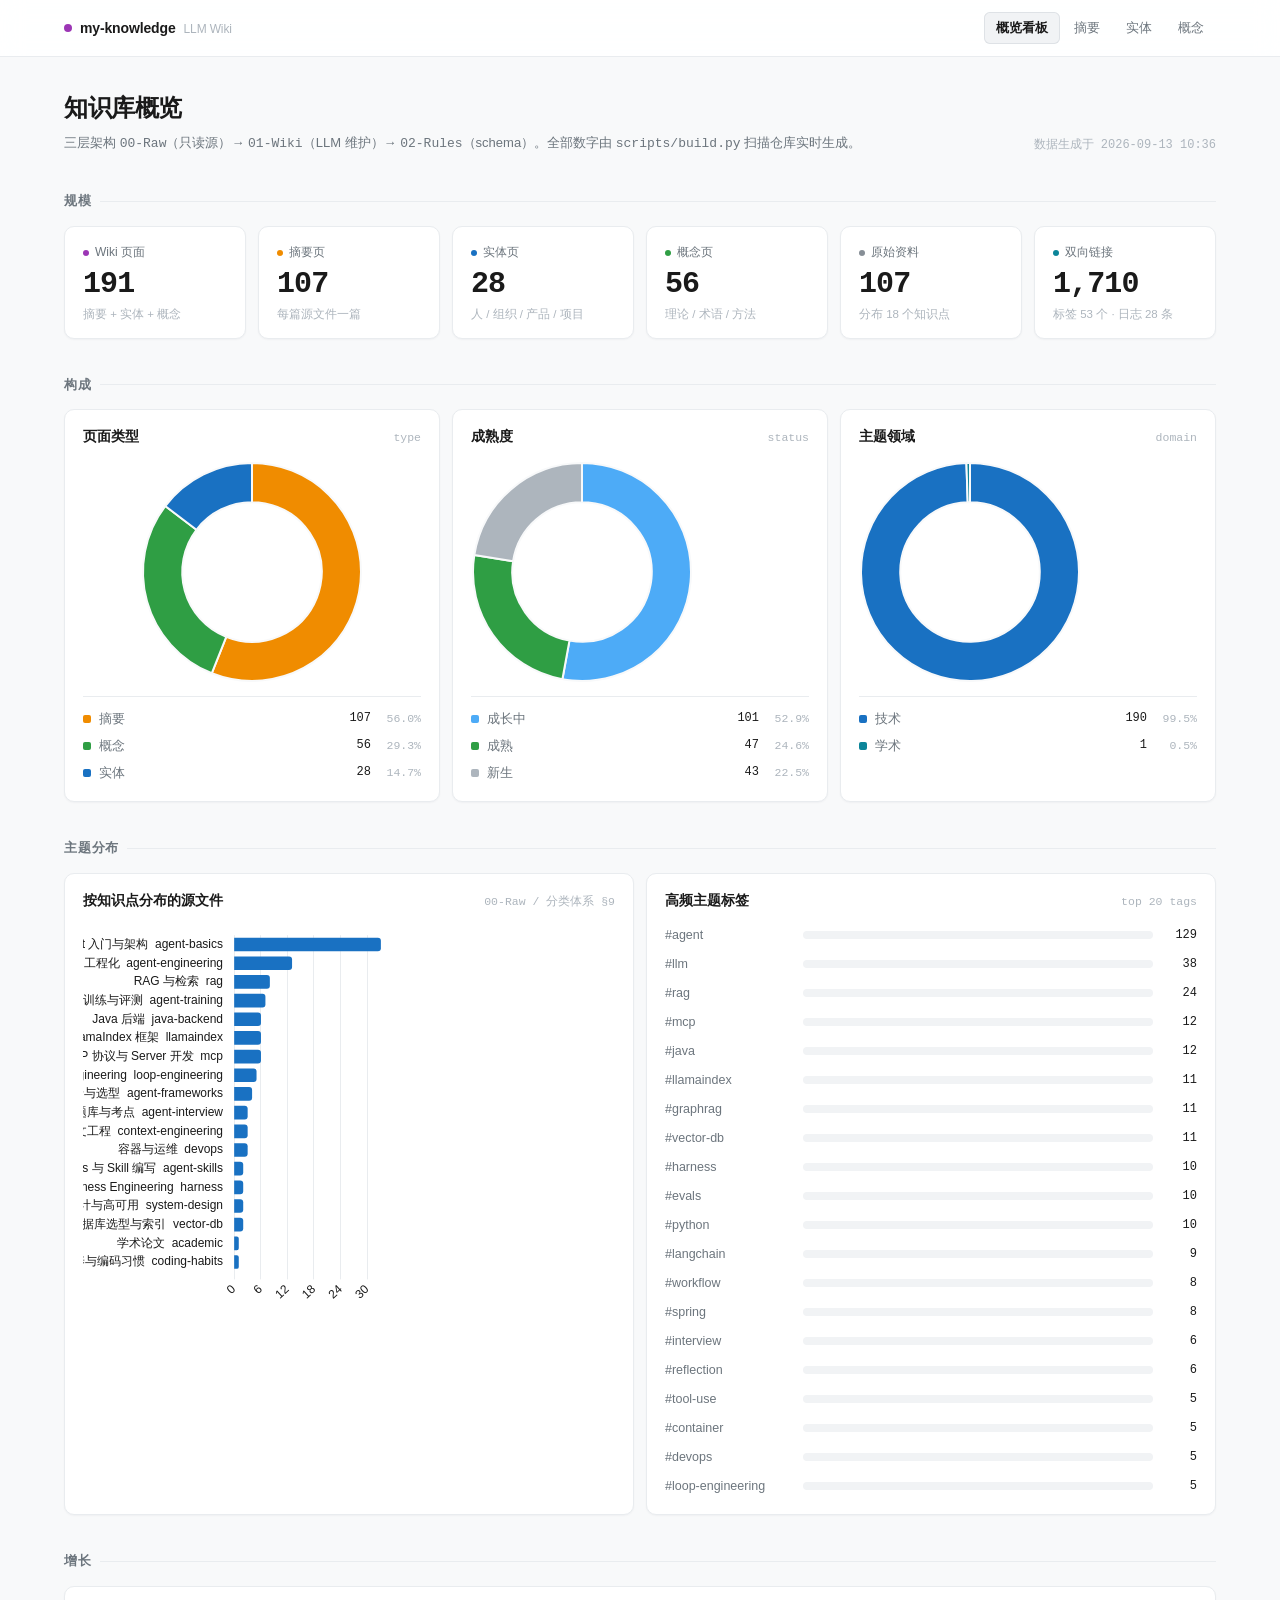
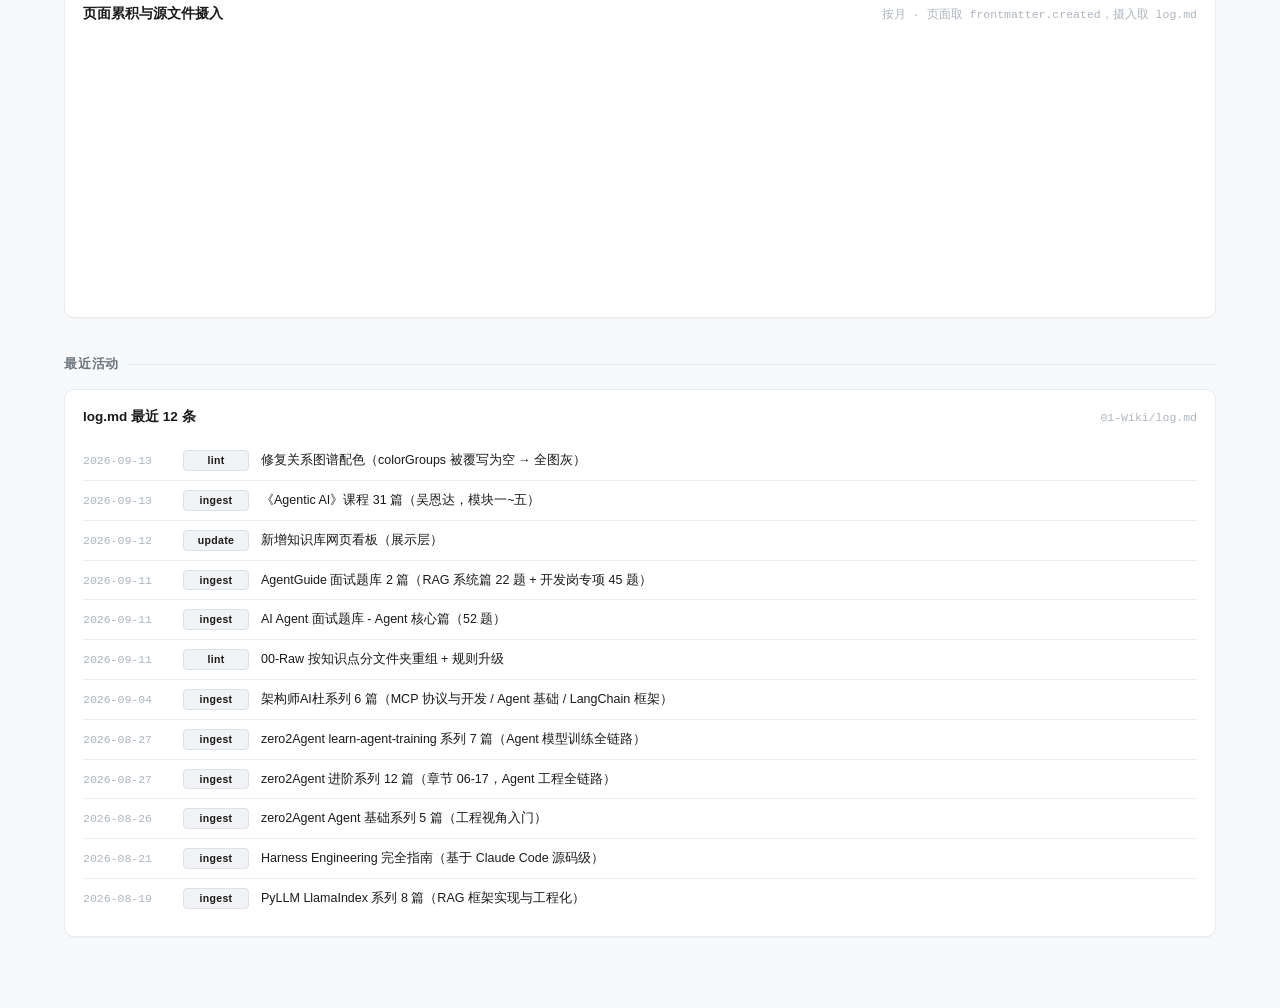
<file: index.html>
<!DOCTYPE html>
<html lang="zh-CN">
<head>
<meta charset="UTF-8">
<meta name="viewport" content="width=device-width, initial-scale=1">
<title>概览看板 · my-knowledge</title>
<meta name="description" content="my-knowledge LLM Wiki 知识库数据看板：页面规模、构成分布、主题分布与增长曲线。">
<link rel="stylesheet" href="assets/style.css">
</head>
<body data-page="dashboard">

<script>window.SITE_ROOT = "";</script>
<header id="site-nav"></header>
<script src="assets/nav.js"></script>

<main class="wrap" id="main">

  <div class="page-head">
    <div>
      <h1>知识库概览</h1>
      <p>三层架构 <code>00-Raw</code>（只读源）→ <code>01-Wiki</code>（LLM 维护）→ <code>02-Rules</code>（schema）。全部数字由 <code>scripts/build.py</code> 扫描仓库实时生成。</p>
    </div>
    <span class="page-head__meta" id="generated-at"></span>
  </div>

  <section class="section">
    <h2 class="section__title">规模</h2>
    <div class="stat-grid" id="stats">
      <div class="skeleton"></div><div class="skeleton"></div><div class="skeleton"></div>
      <div class="skeleton"></div><div class="skeleton"></div><div class="skeleton"></div>
    </div>
  </section>

  <section class="section">
    <h2 class="section__title">构成</h2>
    <div class="chart-grid chart-grid--3">

      <div class="panel">
        <div class="panel__head">
          <span class="panel__title">页面类型</span>
          <span class="panel__note">type</span>
        </div>
        <div class="panel__canvas"><canvas id="chart-type"></canvas></div>
        <div class="legend" id="legend-type"></div>
      </div>

      <div class="panel">
        <div class="panel__head">
          <span class="panel__title">成熟度</span>
          <span class="panel__note">status</span>
        </div>
        <div class="panel__canvas"><canvas id="chart-status"></canvas></div>
        <div class="legend" id="legend-status"></div>
      </div>

      <div class="panel">
        <div class="panel__head">
          <span class="panel__title">主题领域</span>
          <span class="panel__note">domain</span>
        </div>
        <div class="panel__canvas"><canvas id="chart-domain"></canvas></div>
        <div class="legend" id="legend-domain"></div>
      </div>

    </div>
  </section>

  <section class="section">
    <h2 class="section__title">主题分布</h2>
    <div class="chart-grid chart-grid--2">

      <div class="panel">
        <div class="panel__head">
          <span class="panel__title">按知识点分布的源文件</span>
          <span class="panel__note">00-Raw / 分类体系 §9</span>
        </div>
        <div class="panel__canvas panel__canvas--tall"><canvas id="chart-kp"></canvas></div>
      </div>

      <div class="panel">
        <div class="panel__head">
          <span class="panel__title">高频主题标签</span>
          <span class="panel__note">top 20 tags</span>
        </div>
        <div class="bars" id="top-tags"></div>
      </div>

    </div>
  </section>

  <section class="section">
    <h2 class="section__title">增长</h2>
    <div class="panel">
      <div class="panel__head">
        <span class="panel__title">页面累积与源文件摄入</span>
        <span class="panel__note">按月 · 页面取 frontmatter.created，摄入取 log.md</span>
      </div>
      <div class="panel__canvas panel__canvas--wide"><canvas id="chart-growth"></canvas></div>
    </div>
  </section>

  <section class="section">
    <h2 class="section__title">最近活动</h2>
    <div class="panel">
      <div class="panel__head">
        <span class="panel__title">log.md 最近 12 条</span>
        <span class="panel__note">01-Wiki/log.md</span>
      </div>
      <div class="timeline" id="activity"></div>
    </div>
  </section>

</main>

<footer id="site-footer"></footer>

<!-- 依赖顺序：图表库 → 数据 → 逻辑。全部为普通脚本，双击本文件即可打开 -->
<script src="assets/vendor/chart.umd.min.js"></script>
<script src="data/wiki-data.js"></script>
<script src="assets/app.js"></script>
</body>
</html>
</file>
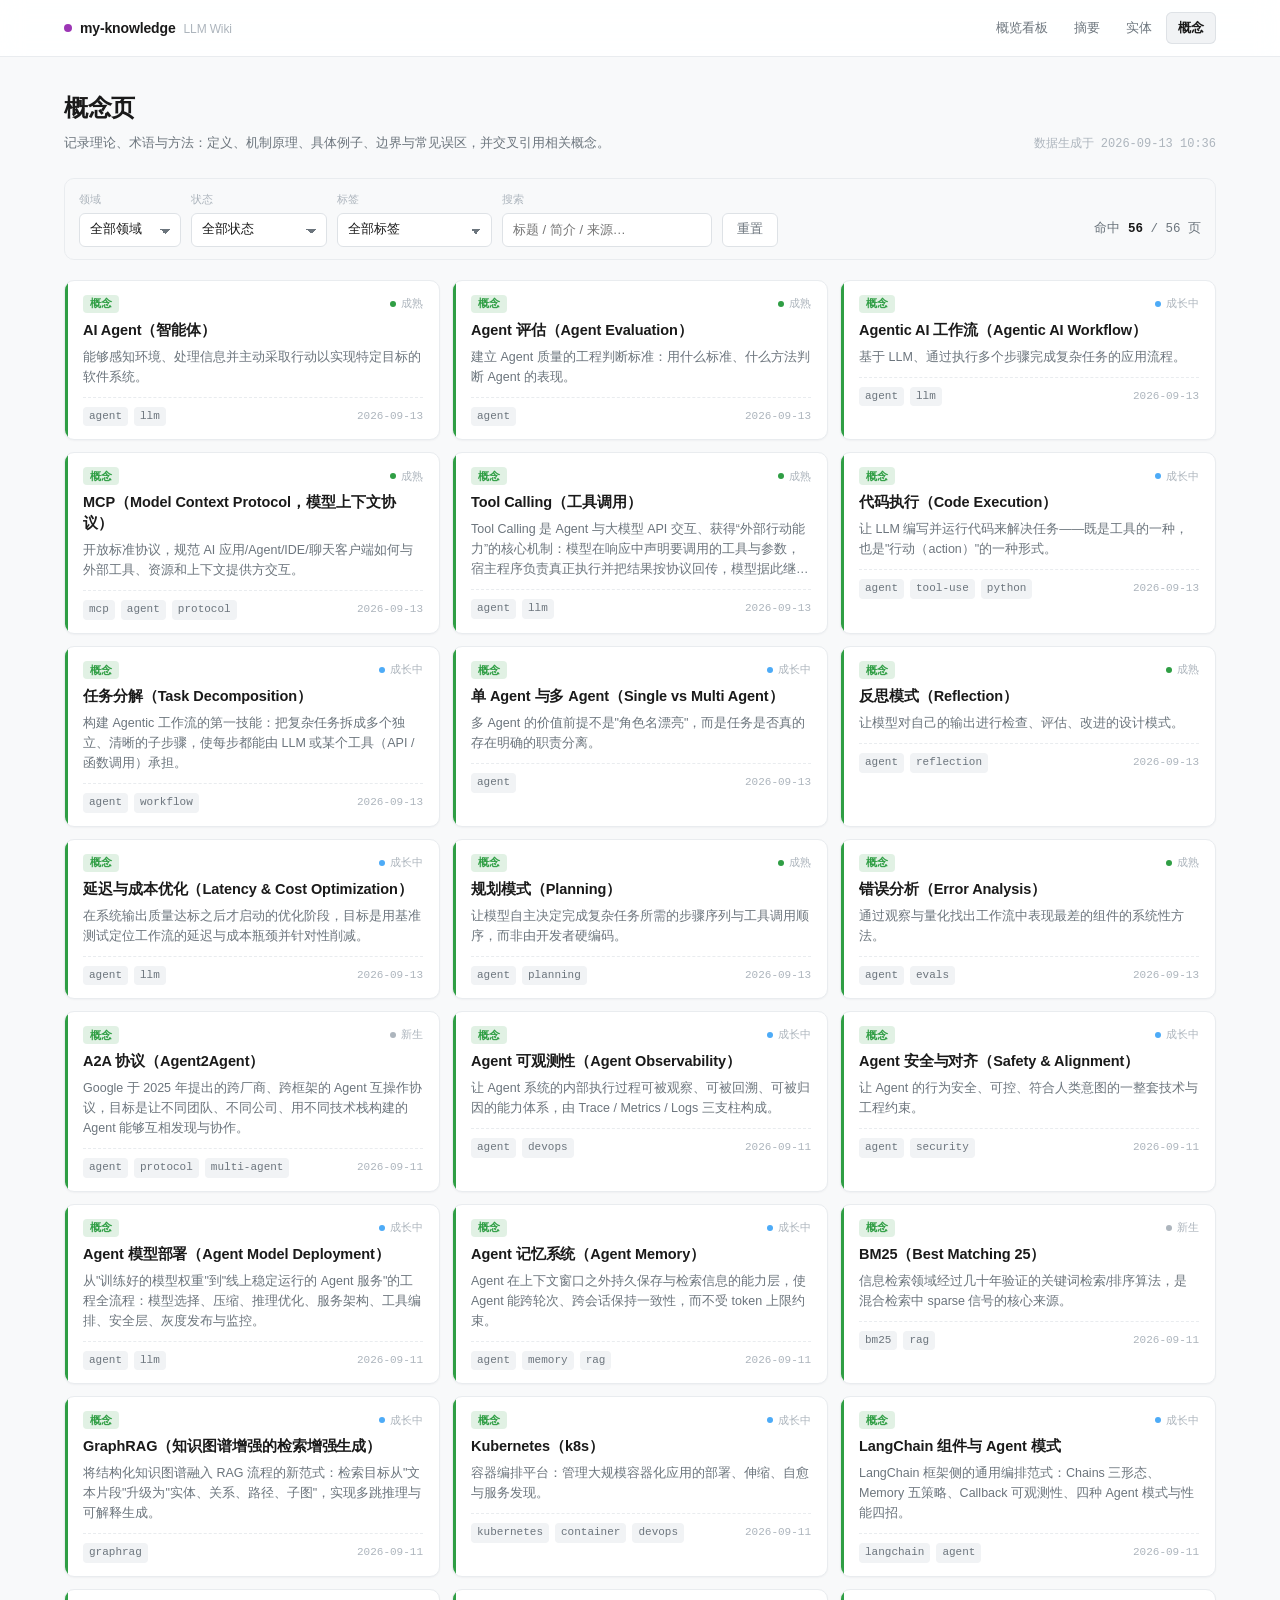
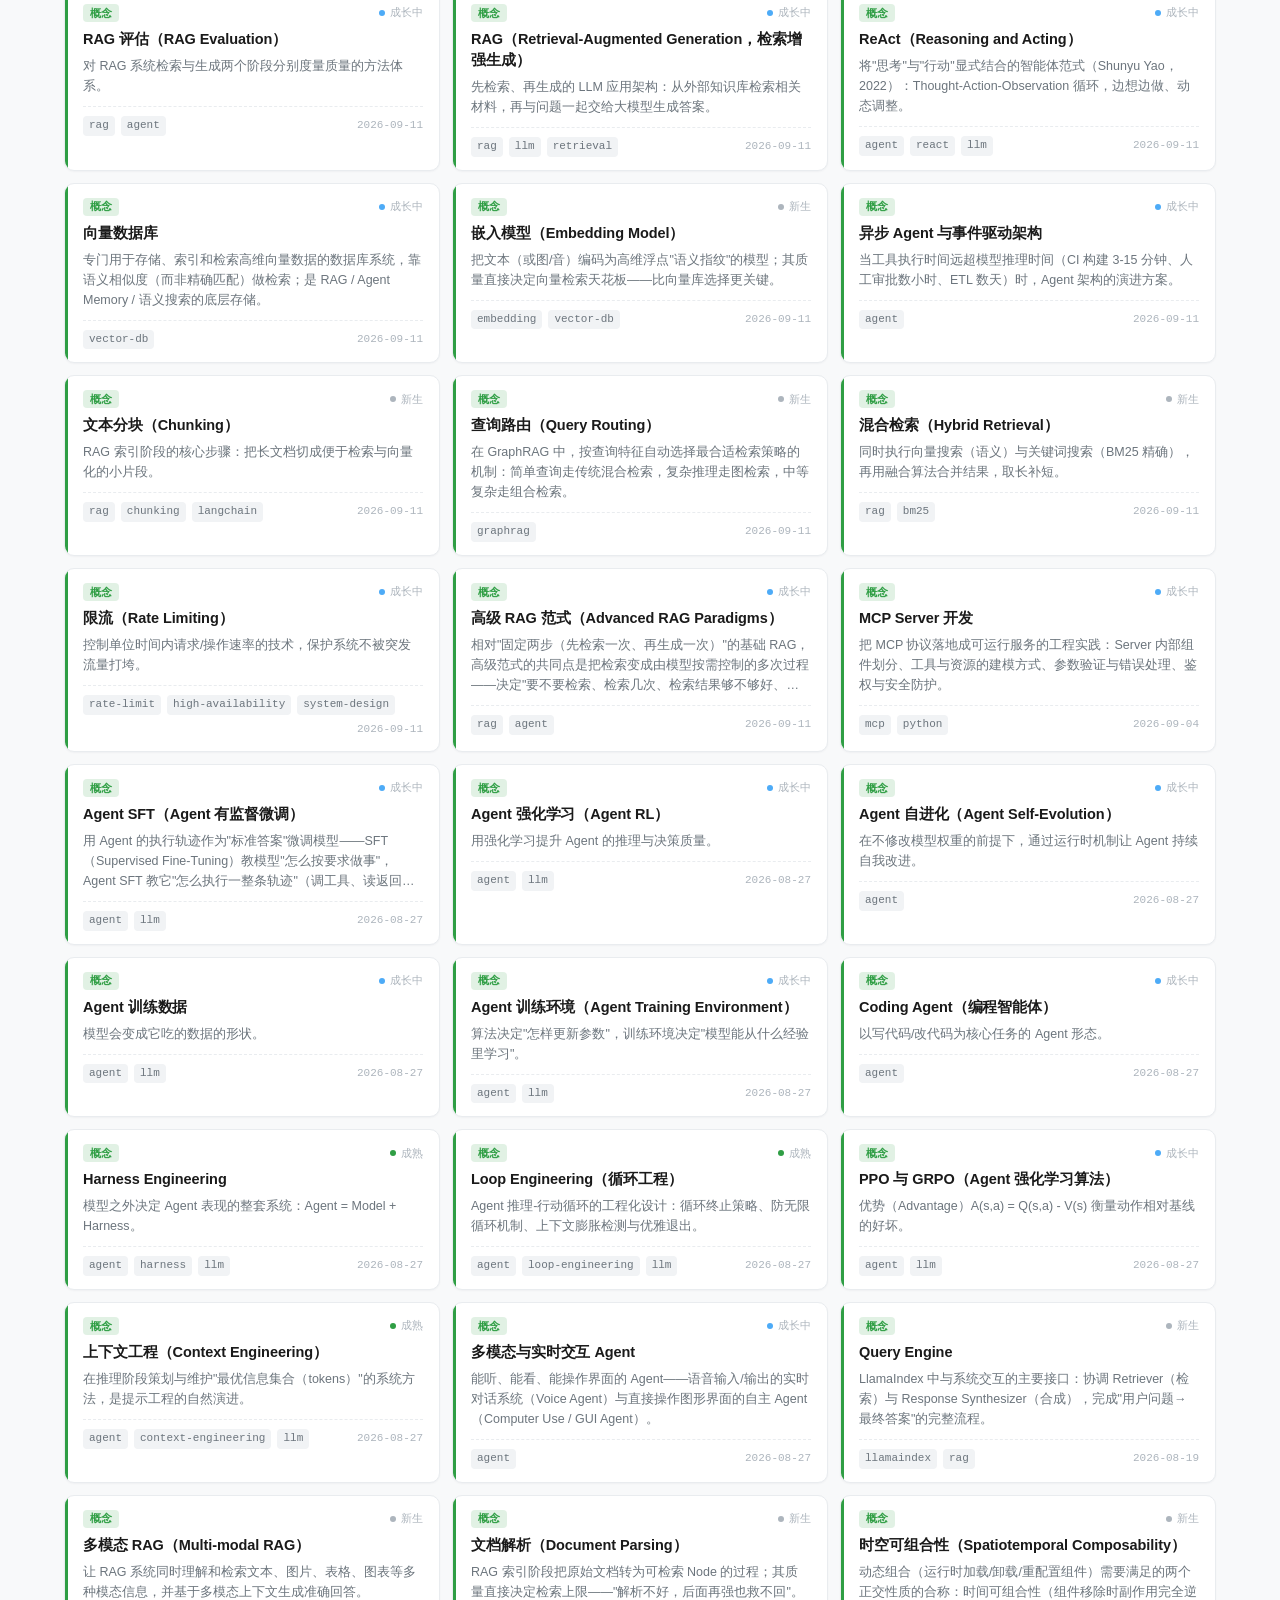
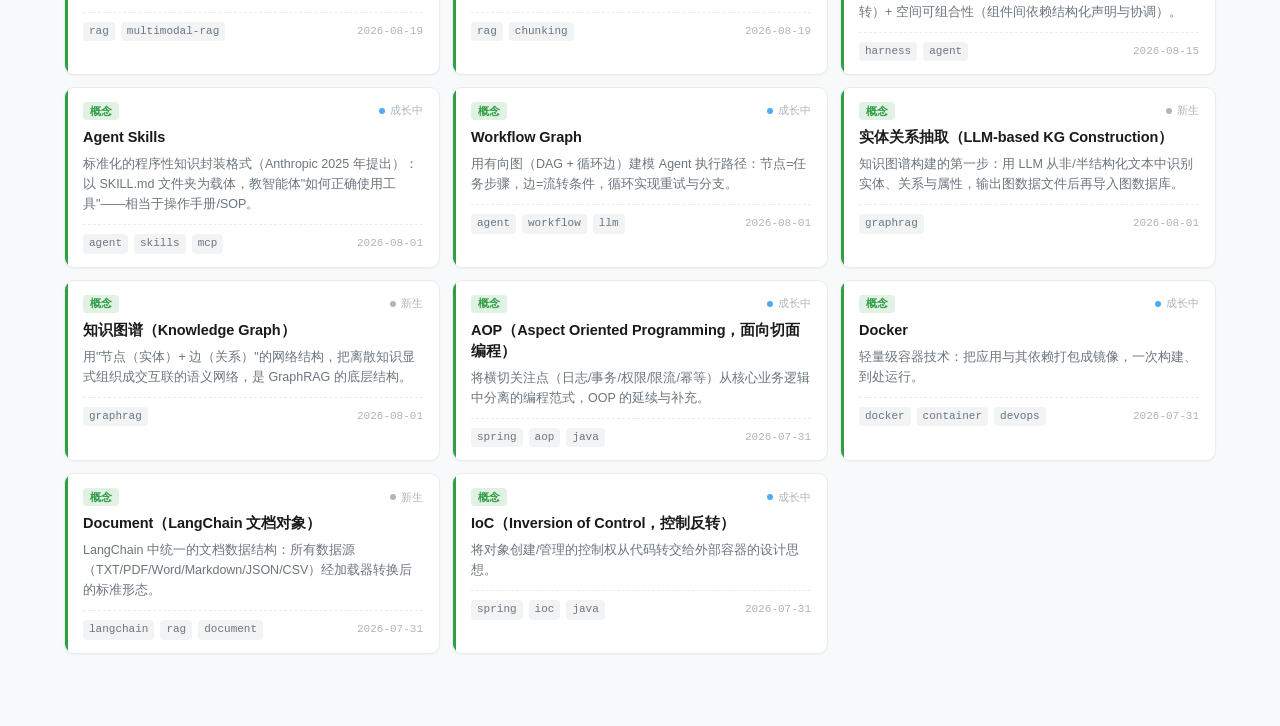
<file: pages/concepts.html>
<!DOCTYPE html>
<html lang="zh-CN">
<head>
<meta charset="UTF-8">
<meta name="viewport" content="width=device-width, initial-scale=1">
<title>概念页 · my-knowledge</title>
<meta name="description" content="知识库中的概念页：理论、术语、方法的定义、机制、例子与边界。">
<link rel="stylesheet" href="../assets/style.css">
</head>
<body data-page="list" data-kind="concept">

<script>window.SITE_ROOT = "../";</script>
<header id="site-nav"></header>
<script src="../assets/nav.js"></script>

<main class="wrap" id="main">

  <div class="page-head">
    <div>
      <h1>概念页</h1>
      <p>记录理论、术语与方法：定义、机制原理、具体例子、边界与常见误区，并交叉引用相关概念。</p>
    </div>
    <span class="page-head__meta" id="generated-at"></span>
  </div>

  <div class="filters">
    <div class="field">
      <span class="field__label">领域</span>
      <select id="filter-domain"></select>
    </div>
    <div class="field">
      <span class="field__label">状态</span>
      <select id="filter-status"></select>
    </div>
    <div class="field">
      <span class="field__label">标签</span>
      <select id="filter-tag"></select>
    </div>
    <div class="field">
      <span class="field__label">搜索</span>
      <input id="filter-search" type="search" placeholder="标题 / 简介 / 来源…" autocomplete="off">
    </div>
    <button class="btn" id="filter-reset" type="button">重置</button>
    <span class="filters__spacer"></span>
    <span class="filters__count" id="filter-count"></span>
  </div>

  <div class="card-grid" id="card-grid">
    <div class="skeleton"></div><div class="skeleton"></div><div class="skeleton"></div>
  </div>

</main>

<footer id="site-footer"></footer>
<script src="../data/wiki-data.js"></script>
<script src="../assets/app.js"></script>
</body>
</html>
</file>
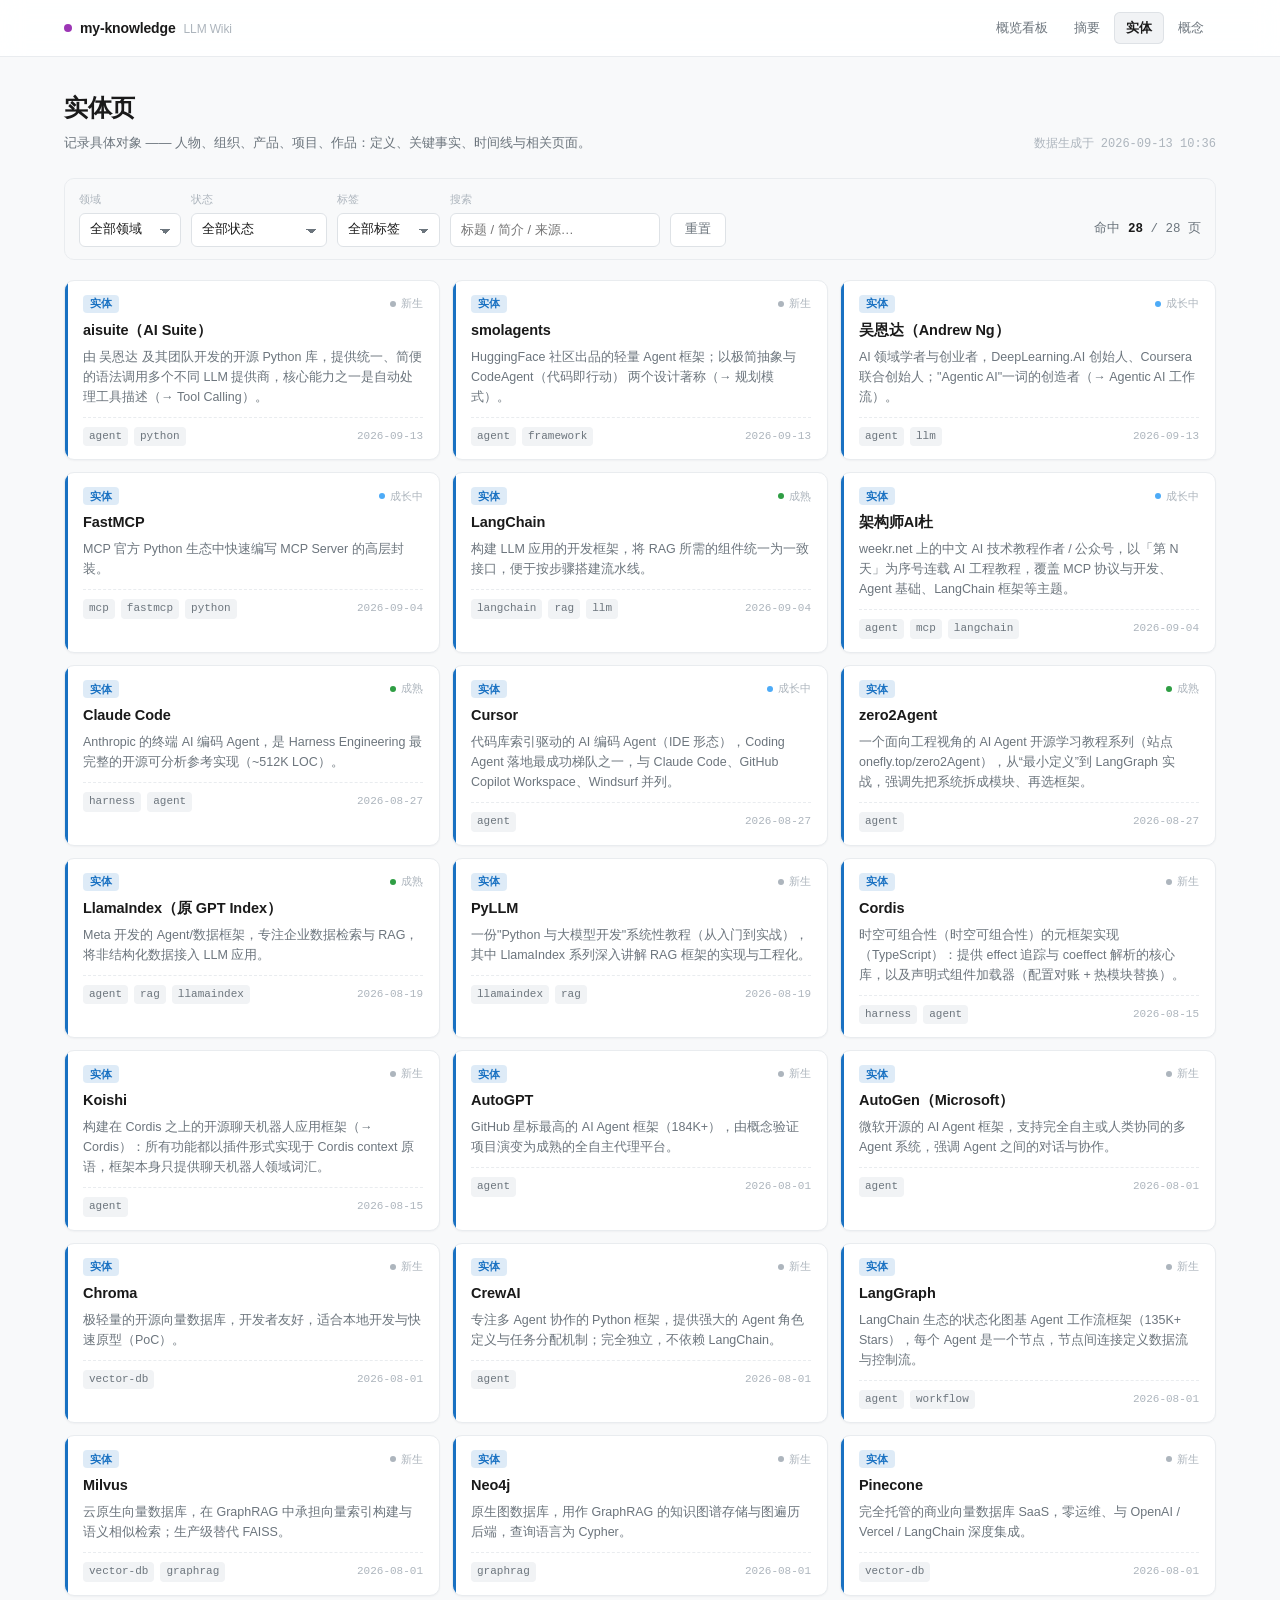
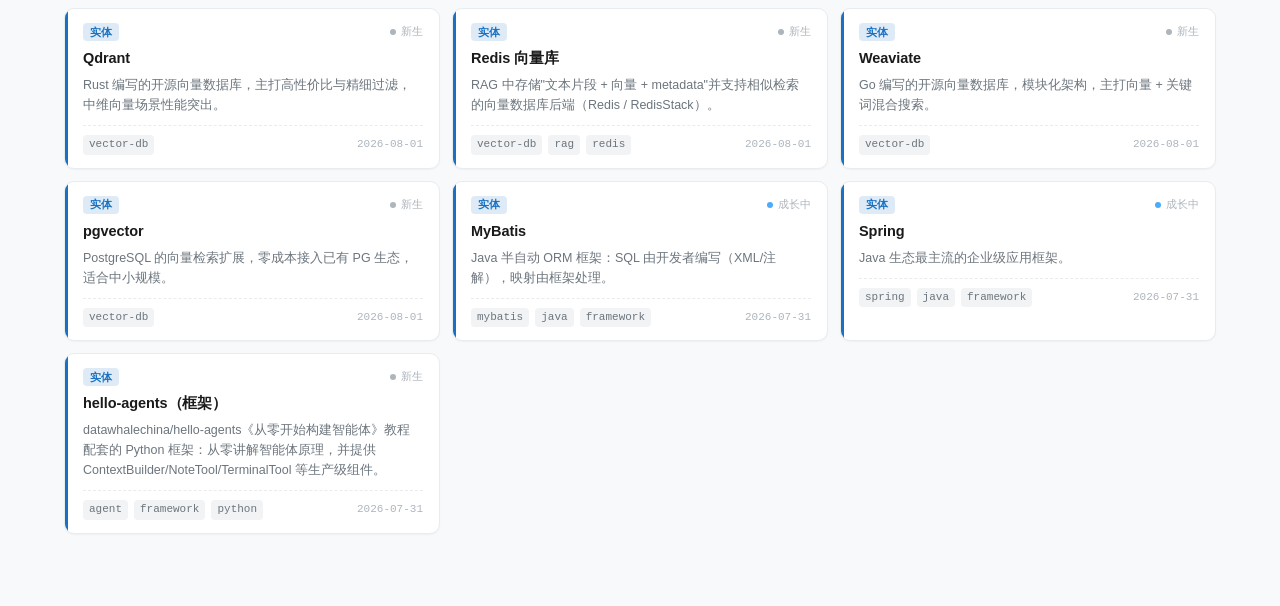
<file: pages/entities.html>
<!DOCTYPE html>
<html lang="zh-CN">
<head>
<meta charset="UTF-8">
<meta name="viewport" content="width=device-width, initial-scale=1">
<title>实体页 · my-knowledge</title>
<meta name="description" content="知识库中的实体页：人物、组织、产品、项目的定义与关键事实。">
<link rel="stylesheet" href="../assets/style.css">
</head>
<body data-page="list" data-kind="entity">

<script>window.SITE_ROOT = "../";</script>
<header id="site-nav"></header>
<script src="../assets/nav.js"></script>

<main class="wrap" id="main">

  <div class="page-head">
    <div>
      <h1>实体页</h1>
      <p>记录具体对象 —— 人物、组织、产品、项目、作品：定义、关键事实、时间线与相关页面。</p>
    </div>
    <span class="page-head__meta" id="generated-at"></span>
  </div>

  <div class="filters">
    <div class="field">
      <span class="field__label">领域</span>
      <select id="filter-domain"></select>
    </div>
    <div class="field">
      <span class="field__label">状态</span>
      <select id="filter-status"></select>
    </div>
    <div class="field">
      <span class="field__label">标签</span>
      <select id="filter-tag"></select>
    </div>
    <div class="field">
      <span class="field__label">搜索</span>
      <input id="filter-search" type="search" placeholder="标题 / 简介 / 来源…" autocomplete="off">
    </div>
    <button class="btn" id="filter-reset" type="button">重置</button>
    <span class="filters__spacer"></span>
    <span class="filters__count" id="filter-count"></span>
  </div>

  <div class="card-grid" id="card-grid">
    <div class="skeleton"></div><div class="skeleton"></div><div class="skeleton"></div>
  </div>

</main>

<footer id="site-footer"></footer>
<script src="../data/wiki-data.js"></script>
<script src="../assets/app.js"></script>
</body>
</html>
</file>
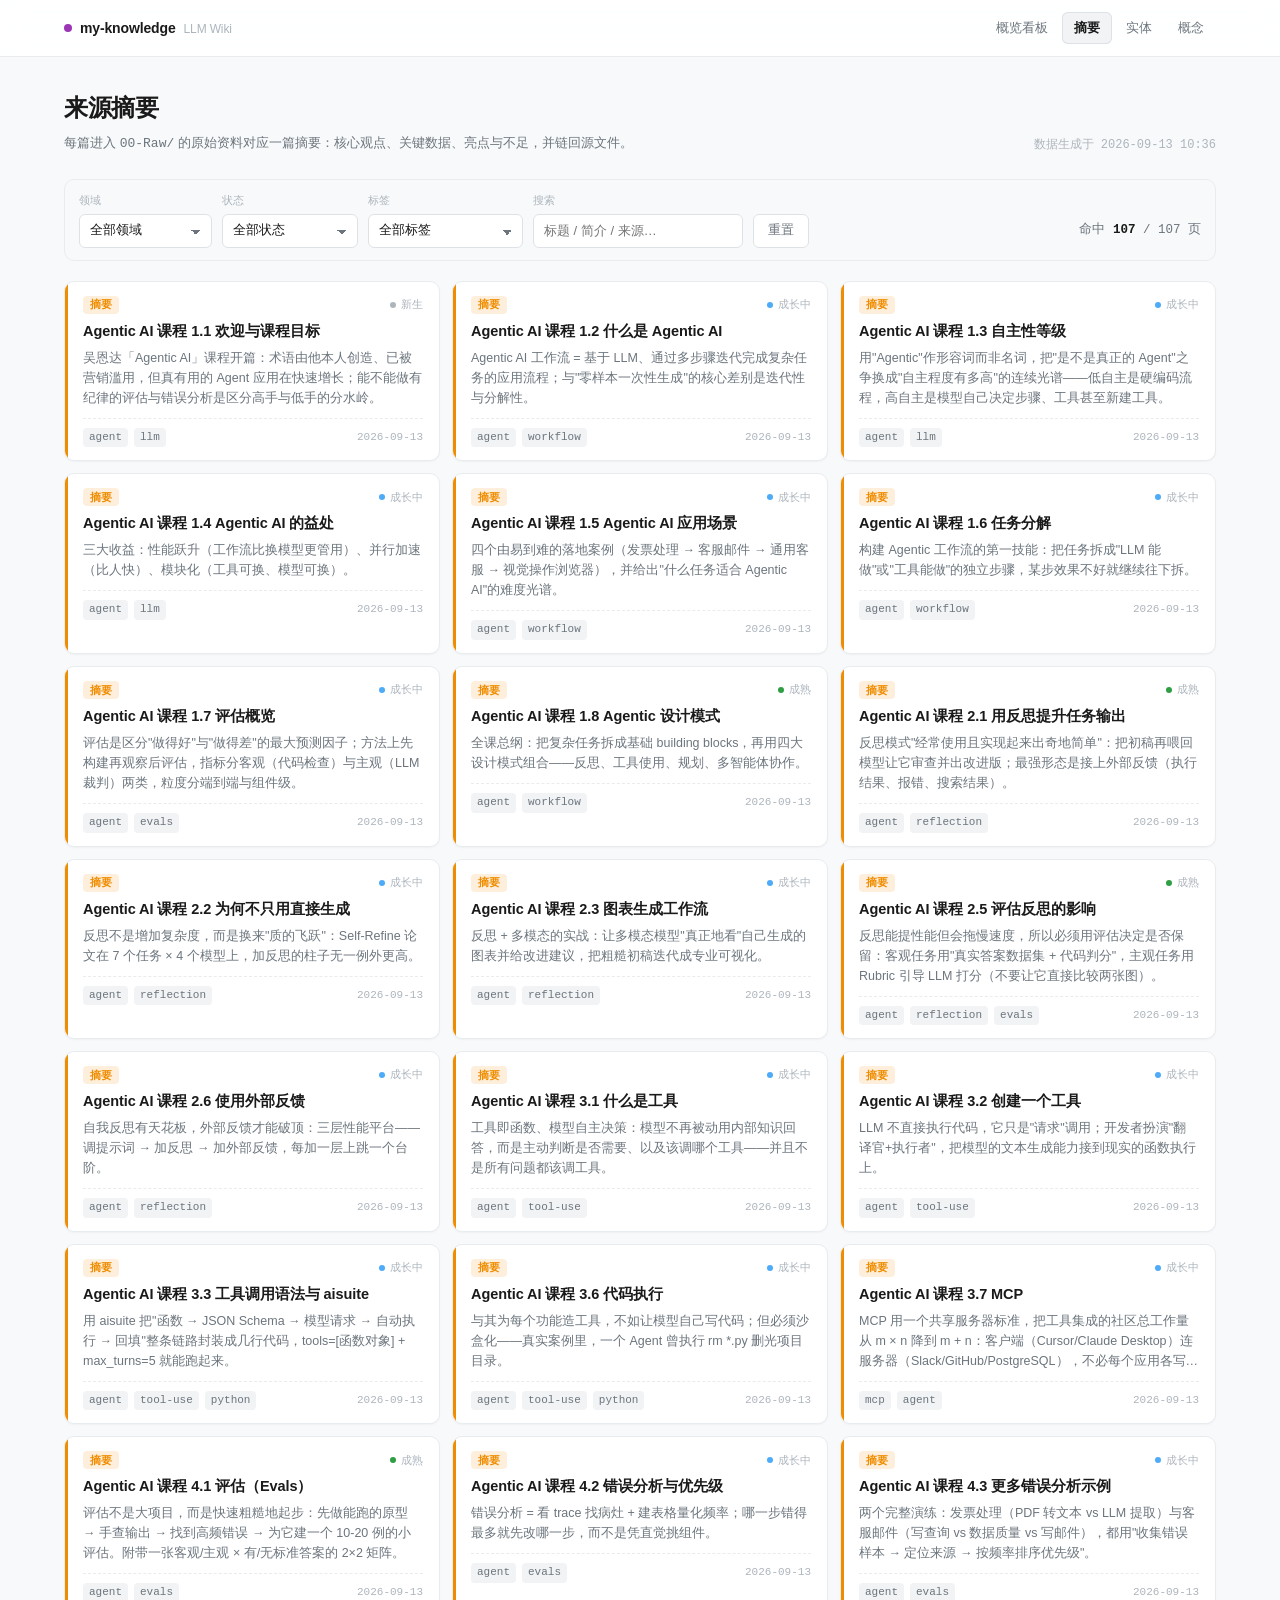
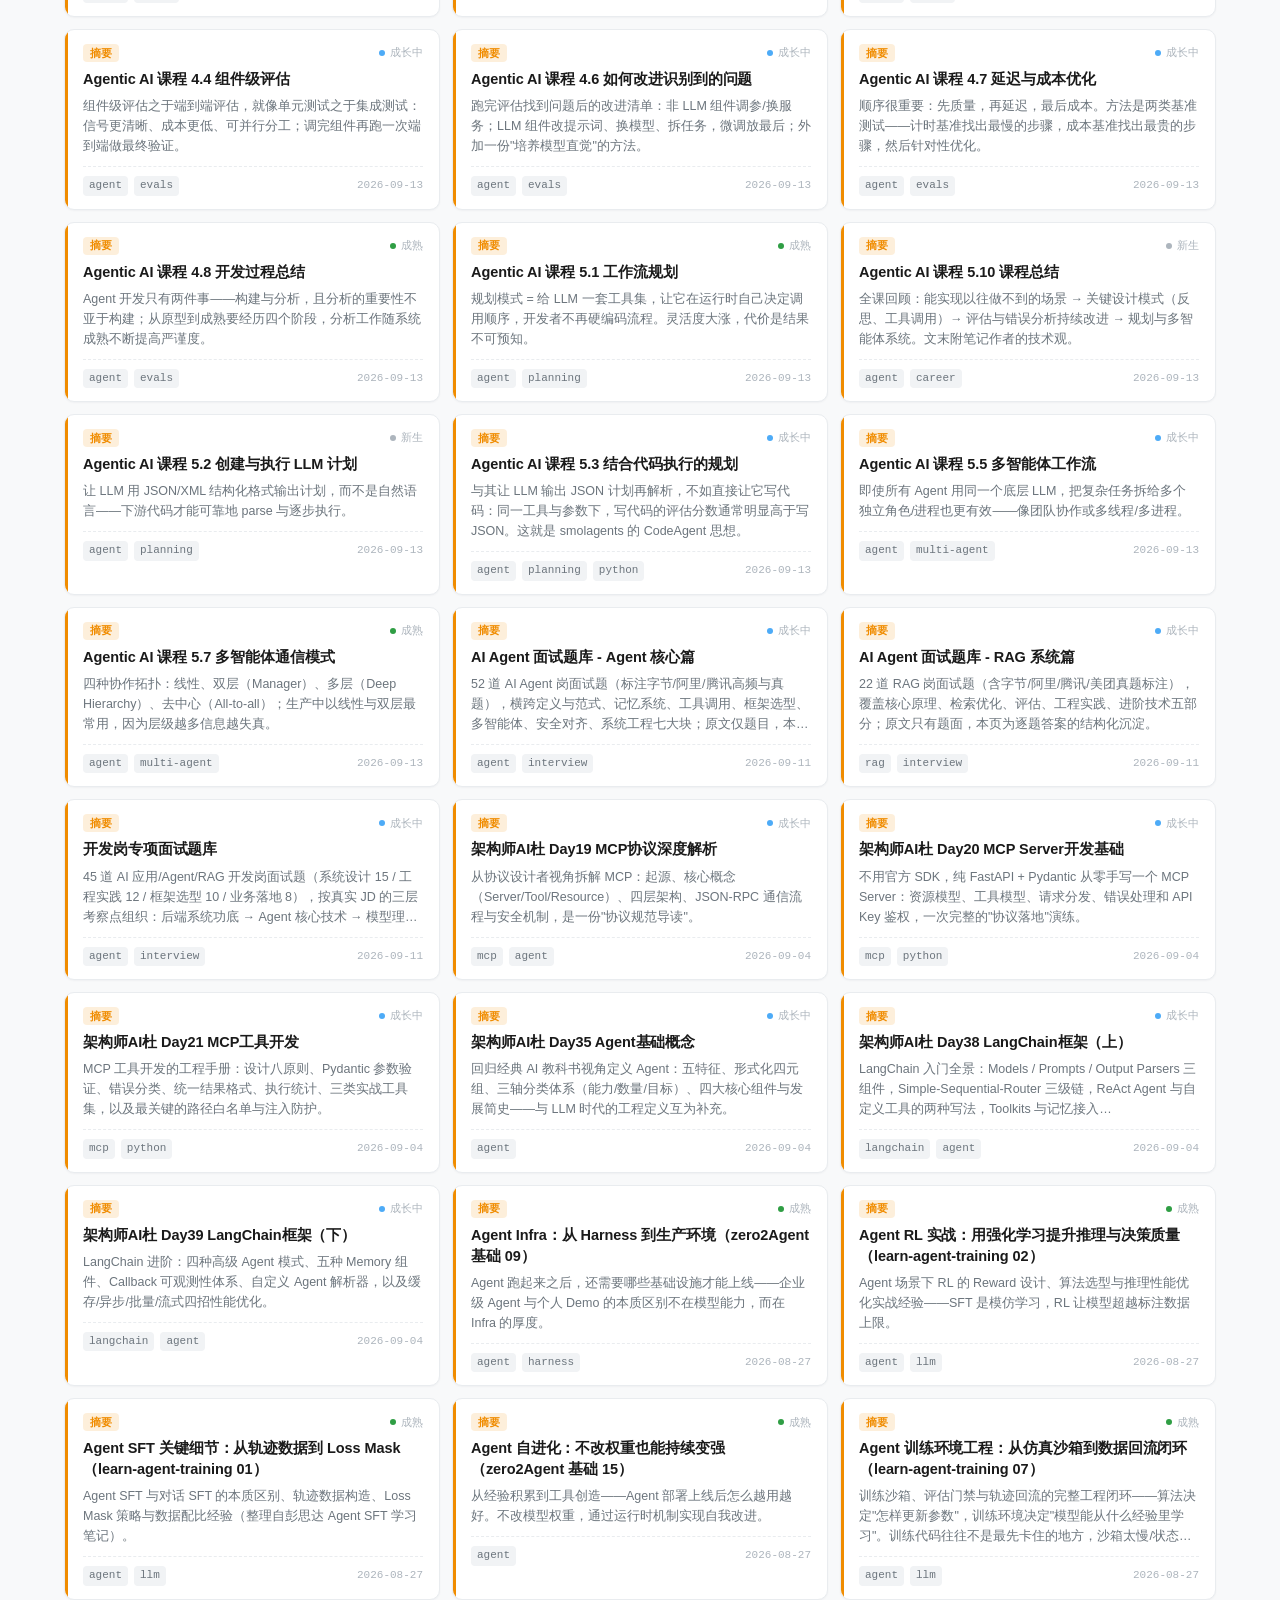
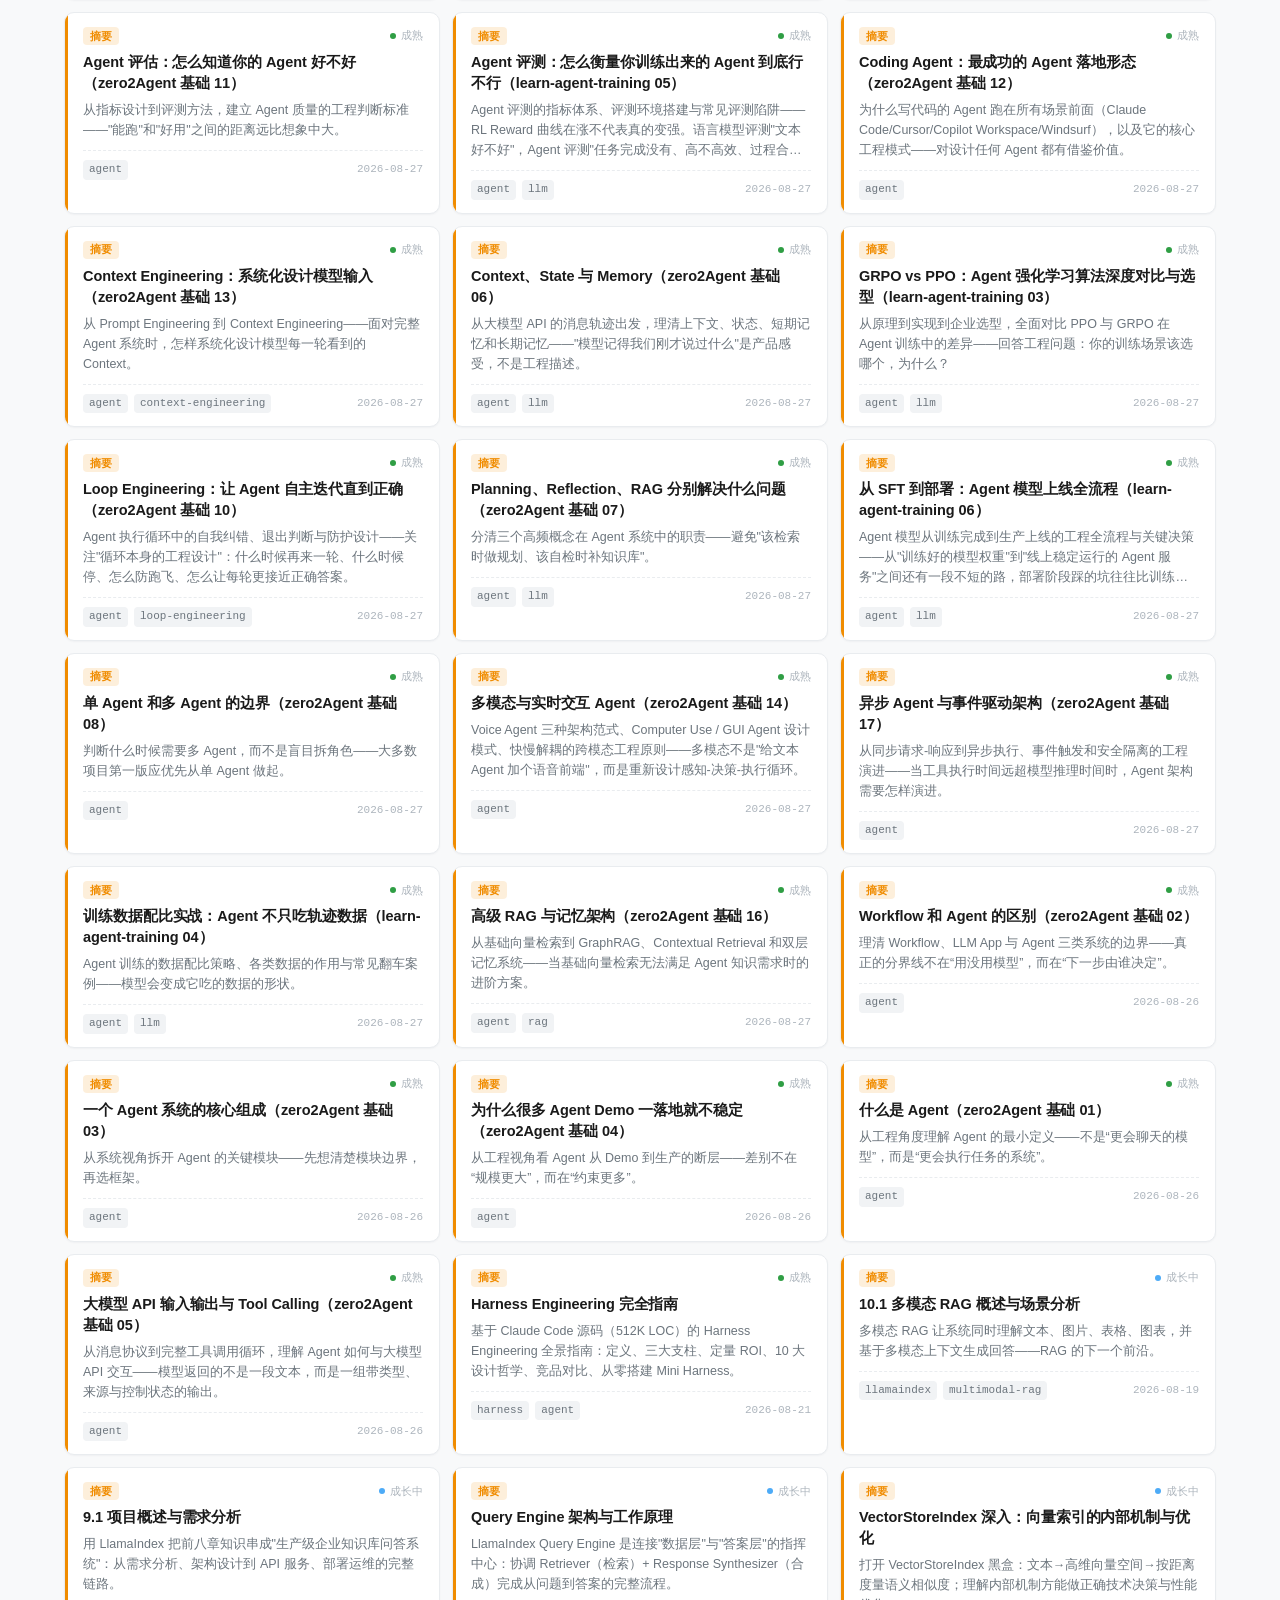
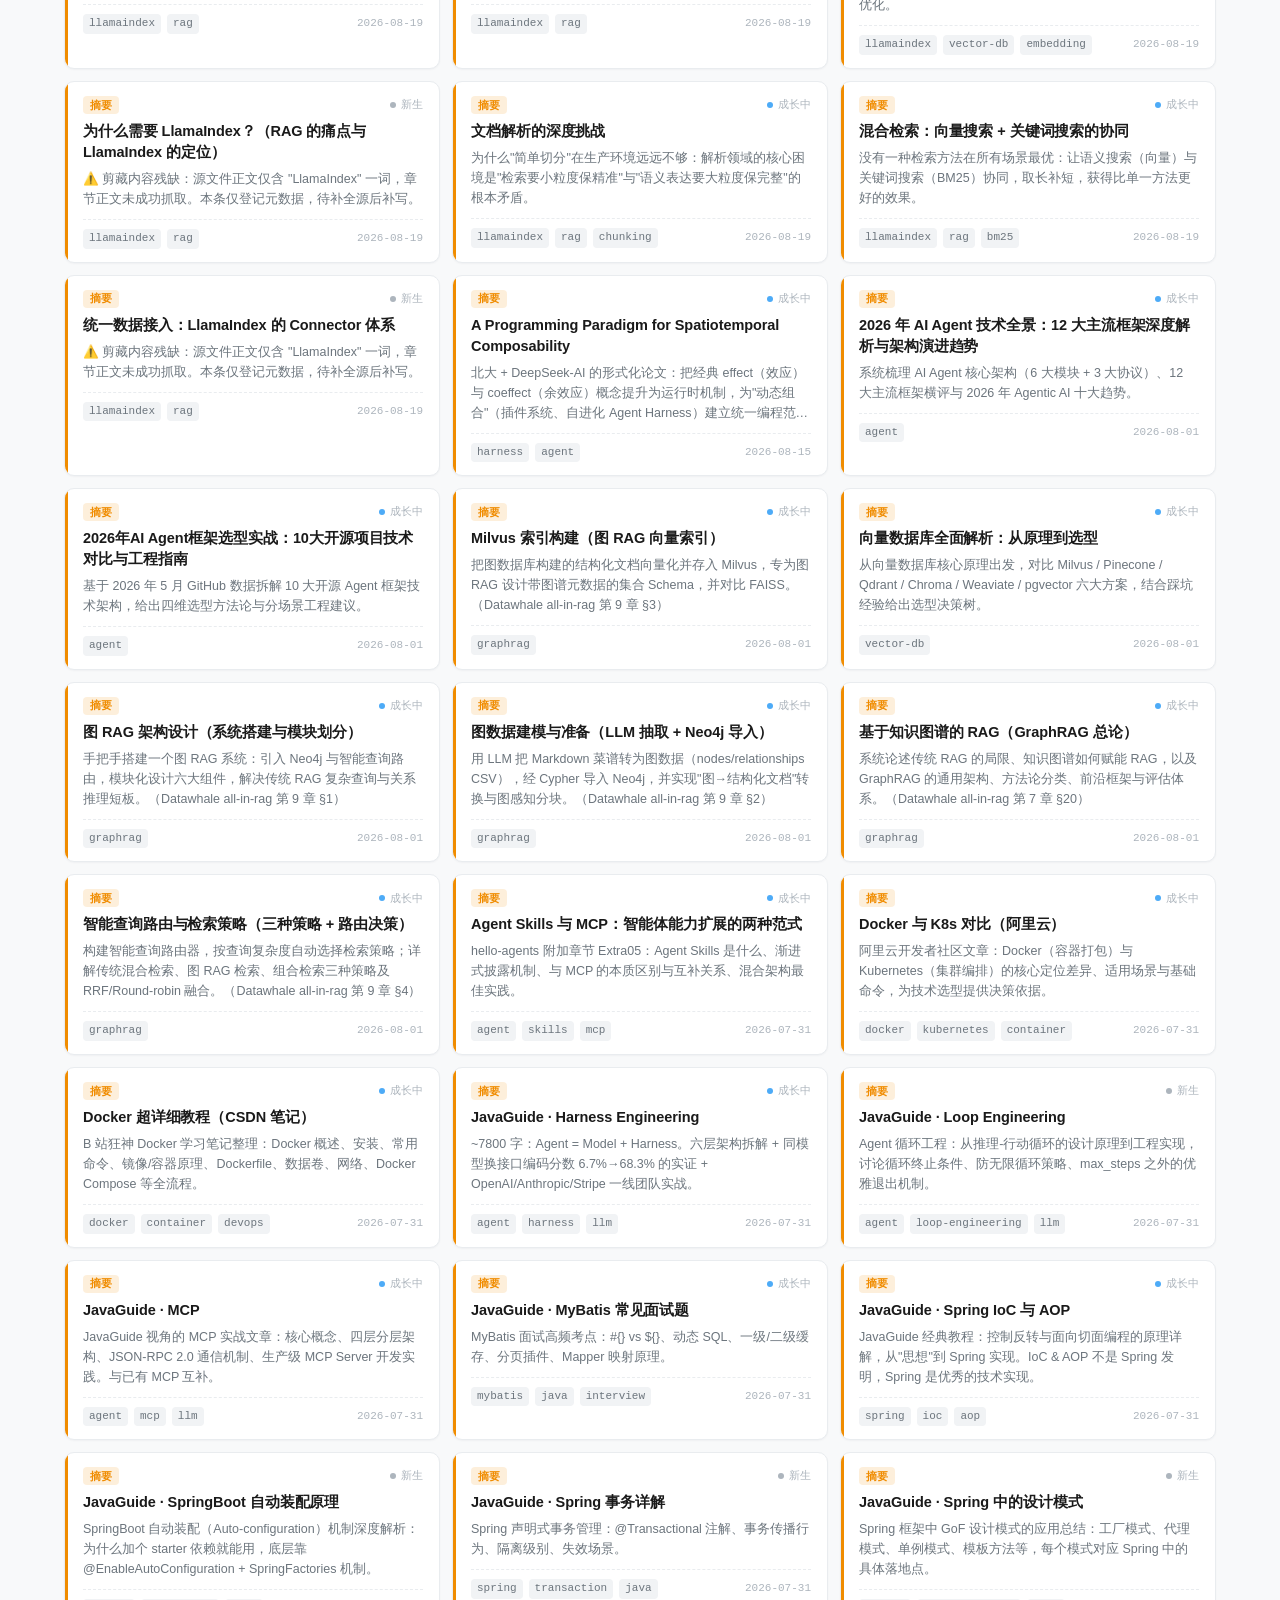
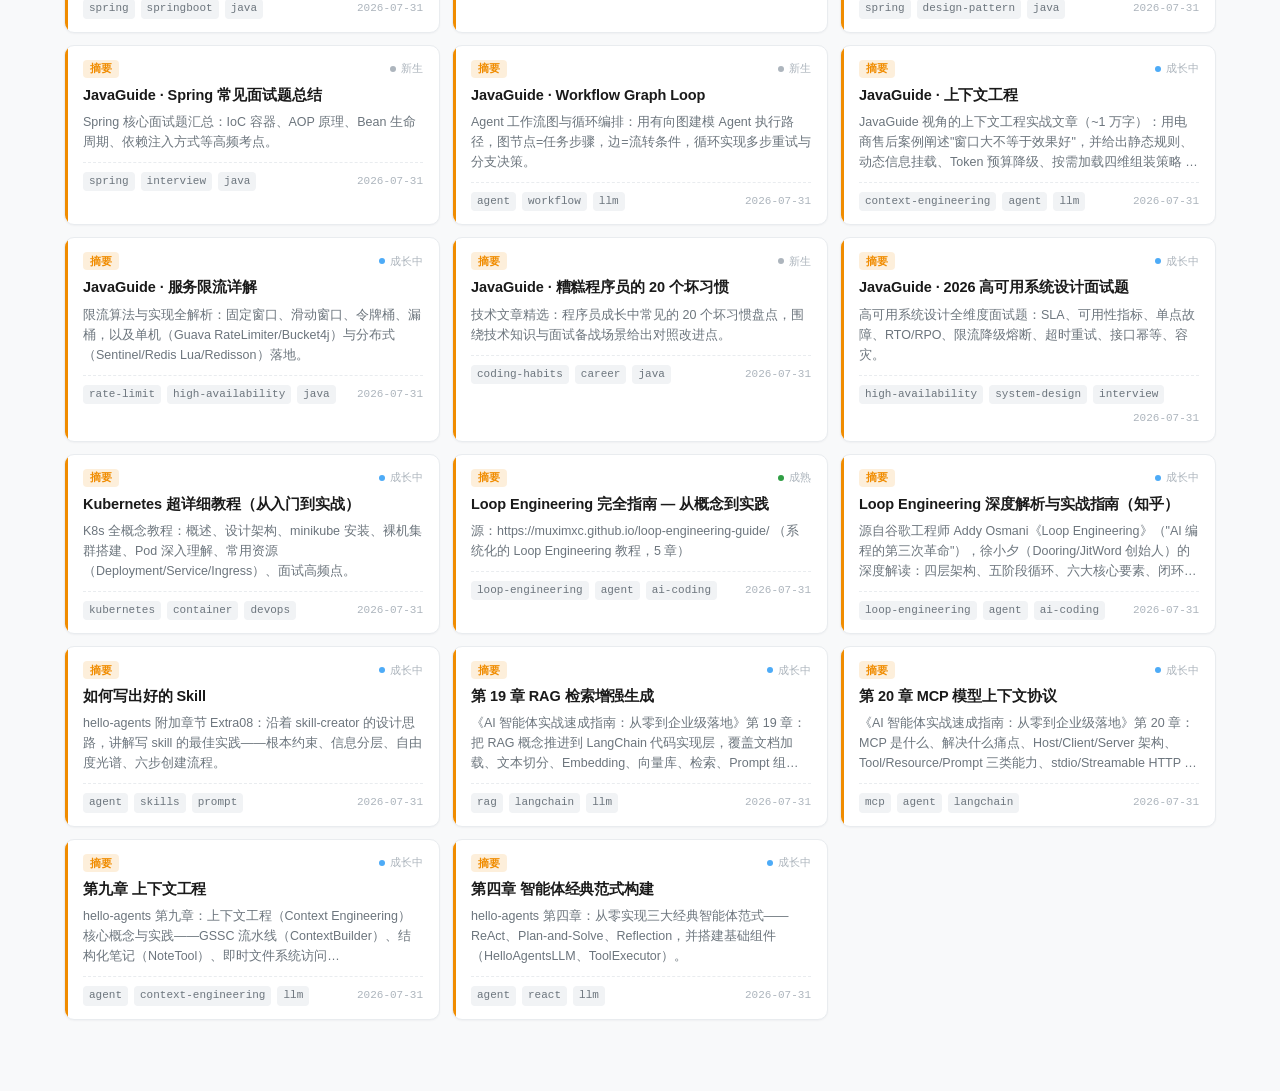
<file: pages/summaries.html>
<!DOCTYPE html>
<html lang="zh-CN">
<head>
<meta charset="UTF-8">
<meta name="viewport" content="width=device-width, initial-scale=1">
<title>来源摘要 · my-knowledge</title>
<meta name="description" content="每篇原始资料一篇摘要：核心观点、关键数据、亮点与不足。">
<link rel="stylesheet" href="../assets/style.css">
</head>
<body data-page="list" data-kind="summary">

<script>window.SITE_ROOT = "../";</script>
<header id="site-nav"></header>
<script src="../assets/nav.js"></script>

<main class="wrap" id="main">

  <div class="page-head">
    <div>
      <h1>来源摘要</h1>
      <p>每篇进入 <code>00-Raw/</code> 的原始资料对应一篇摘要：核心观点、关键数据、亮点与不足，并链回源文件。</p>
    </div>
    <span class="page-head__meta" id="generated-at"></span>
  </div>

  <div class="filters">
    <div class="field">
      <span class="field__label">领域</span>
      <select id="filter-domain"></select>
    </div>
    <div class="field">
      <span class="field__label">状态</span>
      <select id="filter-status"></select>
    </div>
    <div class="field">
      <span class="field__label">标签</span>
      <select id="filter-tag"></select>
    </div>
    <div class="field">
      <span class="field__label">搜索</span>
      <input id="filter-search" type="search" placeholder="标题 / 简介 / 来源…" autocomplete="off">
    </div>
    <button class="btn" id="filter-reset" type="button">重置</button>
    <span class="filters__spacer"></span>
    <span class="filters__count" id="filter-count"></span>
  </div>

  <div class="card-grid" id="card-grid">
    <div class="skeleton"></div><div class="skeleton"></div><div class="skeleton"></div>
  </div>

</main>

<footer id="site-footer"></footer>
<script src="../data/wiki-data.js"></script>
<script src="../assets/app.js"></script>
</body>
</html>
</file>
<file: assets/style.css>
/* ==========================================================================
   my-knowledge 看板 · 样式层
   配色严格继承 02-Rules/分类体系.md §8，改动需同步该文件
   ========================================================================== */

:root {
  /* 中性色阶 */
  --bg: #ffffff;
  --bg-subtle: #f8f9fa;
  --bg-inset: #f1f3f5;
  --surface: #ffffff;
  --border: #e9ecef;
  --border-strong: #dee2e6;
  --text: #1a1a1a;
  --text-muted: #6c757d;
  --text-faint: #adb5bd;

  /* 分类体系配色（§8.1 类型 / §8.2 领域） */
  --c-summary: #f08c00;
  --c-entity: #1971c2;
  --c-concept: #2f9e44;
  --c-schema: #9c36b5;
  --c-tech: #1971c2;
  --c-product: #9c36b5;
  --c-business: #e8590c;
  --c-academic: #0c8599;
  --c-life: #2f9e44;
  --c-reading: #e64980;
  --c-other: #868e96;
  --c-seedling: #ced4da;
  --c-growing: #4dabf7;
  --c-mature: #2f9e44;

  /* 尺度 */
  --r-sm: 6px;
  --r-md: 10px;
  --r-lg: 14px;
  --shadow-card: 0 1px 2px rgba(16, 24, 40, 0.04);
  --shadow-pop: 0 1px 2px rgba(16, 24, 40, 0.06), 0 8px 24px rgba(16, 24, 40, 0.06);
  --maxw: 1200px;

  --font-sans: -apple-system, BlinkMacSystemFont, "Segoe UI", "PingFang SC",
    "Hiragino Sans GB", "Microsoft YaHei", "Source Han Sans SC", sans-serif;
  --font-mono: ui-monospace, SFMono-Regular, "SF Mono", Menlo, Consolas, monospace;
}

@media (prefers-color-scheme: dark) {
  :root {
    --bg: #16181c;
    --bg-subtle: #1b1e23;
    --bg-inset: #21252b;
    --surface: #1b1e23;
    --border: #2a2f36;
    --border-strong: #363c45;
    --text: #e9ecef;
    --text-muted: #9aa3ad;
    --text-faint: #6c757d;
    --shadow-card: 0 1px 2px rgba(0, 0, 0, 0.3);
    --shadow-pop: 0 8px 24px rgba(0, 0, 0, 0.4);
  }
}

*,
*::before,
*::after {
  box-sizing: border-box;
}

html {
  -webkit-text-size-adjust: 100%;
}

body {
  margin: 0;
  background: var(--bg-subtle);
  color: var(--text);
  font-family: var(--font-sans);
  font-size: 14px;
  line-height: 1.6;
  -webkit-font-smoothing: antialiased;
  font-variant-numeric: tabular-nums;
}

a {
  color: inherit;
  text-decoration: none;
}

/* ---------- 顶部导航 ---------- */

.site-nav {
  position: sticky;
  top: 0;
  z-index: 50;
  background: color-mix(in srgb, var(--bg) 88%, transparent);
  backdrop-filter: saturate(180%) blur(12px);
  border-bottom: 1px solid var(--border);
}

.site-nav__inner {
  max-width: var(--maxw);
  margin: 0 auto;
  padding: 0 24px;
  height: 56px;
  display: flex;
  align-items: center;
  gap: 28px;
}

.brand {
  display: flex;
  align-items: baseline;
  gap: 8px;
  font-weight: 600;
  letter-spacing: -0.01em;
  white-space: nowrap;
}

.brand__dot {
  width: 8px;
  height: 8px;
  border-radius: 50%;
  background: var(--c-schema);
  transform: translateY(-1px);
}

.brand__sub {
  font-size: 12px;
  font-weight: 400;
  color: var(--text-faint);
}

.nav-links {
  display: flex;
  align-items: center;
  gap: 2px;
  margin-left: auto;
  overflow-x: auto;
  scrollbar-width: none;
}

.nav-links::-webkit-scrollbar {
  display: none;
}

.nav-links a {
  padding: 6px 12px;
  border-radius: var(--r-sm);
  font-size: 13px;
  color: var(--text-muted);
  white-space: nowrap;
  transition: background 0.15s, color 0.15s;
}

.nav-links a:hover {
  background: var(--bg-inset);
  color: var(--text);
}

.nav-links a[aria-current="page"] {
  background: var(--bg-inset);
  color: var(--text);
  font-weight: 600;
  box-shadow: inset 0 0 0 1px var(--border-strong);
}

/* ---------- 布局 ---------- */

.wrap {
  max-width: var(--maxw);
  margin: 0 auto;
  padding: 32px 24px 72px;
}

.page-head {
  margin: 0 0 24px;
  display: flex;
  align-items: flex-end;
  justify-content: space-between;
  gap: 16px;
  flex-wrap: wrap;
}

.page-head h1 {
  margin: 0;
  font-size: 24px;
  font-weight: 650;
  letter-spacing: -0.02em;
}

.page-head p {
  margin: 6px 0 0;
  color: var(--text-muted);
  font-size: 13px;
}

.page-head__meta {
  font-size: 12px;
  color: var(--text-faint);
  font-family: var(--font-mono);
  white-space: nowrap;
}

.section {
  margin-top: 36px;
}

.section__title {
  display: flex;
  align-items: center;
  gap: 8px;
  margin: 0 0 14px;
  font-size: 13px;
  font-weight: 600;
  text-transform: uppercase;
  letter-spacing: 0.06em;
  color: var(--text-muted);
}

.section__title::after {
  content: "";
  flex: 1;
  height: 1px;
  background: var(--border);
}

/* ---------- 统计卡片 ---------- */

.stat-grid {
  display: grid;
  grid-template-columns: repeat(auto-fit, minmax(158px, 1fr));
  gap: 12px;
}

.stat {
  background: var(--surface);
  border: 1px solid var(--border);
  border-radius: var(--r-md);
  padding: 16px 18px 14px;
  box-shadow: var(--shadow-card);
}

.stat__label {
  font-size: 12px;
  color: var(--text-muted);
  display: flex;
  align-items: center;
  gap: 6px;
}

.stat__dot {
  width: 6px;
  height: 6px;
  border-radius: 50%;
  flex: none;
}

.stat__value {
  margin-top: 6px;
  font-size: 30px;
  line-height: 1.1;
  font-weight: 650;
  letter-spacing: -0.03em;
  font-family: var(--font-mono);
}

.stat__foot {
  margin-top: 4px;
  font-size: 11.5px;
  color: var(--text-faint);
}

/* ---------- 图表面板 ---------- */

.chart-grid {
  display: grid;
  gap: 12px;
}

.chart-grid--3 {
  grid-template-columns: repeat(auto-fit, minmax(260px, 1fr));
}

.chart-grid--2 {
  grid-template-columns: repeat(auto-fit, minmax(340px, 1fr));
}

.panel {
  background: var(--surface);
  border: 1px solid var(--border);
  border-radius: var(--r-md);
  padding: 16px 18px 18px;
  box-shadow: var(--shadow-card);
  min-width: 0;
}

.panel__head {
  display: flex;
  align-items: baseline;
  justify-content: space-between;
  gap: 12px;
  margin-bottom: 14px;
}

.panel__title {
  font-size: 13.5px;
  font-weight: 600;
}

.panel__note {
  font-size: 11.5px;
  color: var(--text-faint);
  font-family: var(--font-mono);
}

.panel__canvas {
  position: relative;
  height: 220px;
}

.panel__canvas--tall {
  height: 380px;
}

.panel__canvas--wide {
  height: 260px;
}

/* ---------- 图例（替代 Chart.js 默认图例，信息密度更高） ---------- */

.legend {
  display: flex;
  flex-direction: column;
  gap: 7px;
  margin-top: 14px;
  padding-top: 12px;
  border-top: 1px solid var(--border);
}

.legend__row {
  display: flex;
  align-items: center;
  gap: 8px;
  font-size: 12.5px;
}

.legend__dot {
  width: 8px;
  height: 8px;
  border-radius: 2px;
  flex: none;
}

.legend__name {
  color: var(--text-muted);
}

.legend__val {
  margin-left: auto;
  font-family: var(--font-mono);
  font-size: 12px;
  color: var(--text);
}

.legend__pct {
  width: 42px;
  text-align: right;
  font-family: var(--font-mono);
  font-size: 11.5px;
  color: var(--text-faint);
}

/* ---------- 筛选栏 ---------- */

.filters {
  position: sticky;
  top: 56px;
  z-index: 40;
  background: color-mix(in srgb, var(--bg-subtle) 92%, transparent);
  backdrop-filter: saturate(180%) blur(10px);
  border: 1px solid var(--border);
  border-radius: var(--r-md);
  padding: 12px 14px;
  margin-bottom: 20px;
  display: flex;
  flex-wrap: wrap;
  gap: 10px;
  align-items: center;
}

.field {
  display: flex;
  flex-direction: column;
  gap: 4px;
  min-width: 0;
}

.field__label {
  font-size: 11px;
  color: var(--text-faint);
  letter-spacing: 0.03em;
}

.field select,
.field input {
  appearance: none;
  height: 34px;
  padding: 0 10px;
  font: inherit;
  font-size: 13px;
  color: var(--text);
  background: var(--surface);
  border: 1px solid var(--border-strong);
  border-radius: var(--r-sm);
  outline: none;
  transition: border-color 0.15s, box-shadow 0.15s;
}

.field select {
  padding-right: 28px;
  background-image: linear-gradient(45deg, transparent 50%, var(--text-muted) 50%),
    linear-gradient(135deg, var(--text-muted) 50%, transparent 50%);
  background-position: calc(100% - 15px) 15px, calc(100% - 10px) 15px;
  background-size: 5px 5px, 5px 5px;
  background-repeat: no-repeat;
  cursor: pointer;
}

.field input {
  min-width: 210px;
}

.field select:focus-visible,
.field input:focus-visible,
.btn:focus-visible,
.card:focus-visible,
.nav-links a:focus-visible {
  border-color: var(--c-entity);
  box-shadow: 0 0 0 3px color-mix(in srgb, var(--c-entity) 18%, transparent);
}

.btn {
  height: 34px;
  align-self: flex-end;
  padding: 0 14px;
  font: inherit;
  font-size: 13px;
  color: var(--text-muted);
  background: var(--surface);
  border: 1px solid var(--border-strong);
  border-radius: var(--r-sm);
  cursor: pointer;
  transition: background 0.15s, color 0.15s;
}

.btn:hover {
  background: var(--bg-inset);
  color: var(--text);
}

.filters__spacer {
  flex: 1;
}

.filters__count {
  align-self: flex-end;
  font-size: 12.5px;
  color: var(--text-muted);
  font-family: var(--font-mono);
  white-space: nowrap;
  padding-bottom: 8px;
}

.filters__count b {
  color: var(--text);
  font-weight: 650;
}

/* ---------- 内容卡片 ---------- */

.card-grid {
  display: grid;
  grid-template-columns: repeat(auto-fill, minmax(320px, 1fr));
  gap: 12px;
  align-items: start;
}

.card {
  display: block;
  height: 100%;
  position: relative;
  background: var(--surface);
  border: 1px solid var(--border);
  border-radius: var(--r-md);
  padding: 14px 16px 13px 18px;
  box-shadow: var(--shadow-card);
  transition: border-color 0.15s, box-shadow 0.15s, transform 0.15s;
  overflow: hidden;
}

.card::before {
  content: "";
  position: absolute;
  inset: 0 auto 0 0;
  width: 3px;
  background: var(--tone, var(--border-strong));
}

.card:hover {
  border-color: var(--border-strong);
  box-shadow: var(--shadow-pop);
  transform: translateY(-1px);
}

.card__top {
  display: flex;
  align-items: center;
  gap: 8px;
  margin-bottom: 7px;
}

.chip {
  display: inline-flex;
  align-items: center;
  height: 18px;
  padding: 0 7px;
  border-radius: 4px;
  font-size: 10.5px;
  font-weight: 600;
  letter-spacing: 0.02em;
  white-space: nowrap;
}

.card__status {
  margin-left: auto;
  font-size: 11px;
  color: var(--text-faint);
  display: inline-flex;
  align-items: center;
  gap: 5px;
  white-space: nowrap;
}

.card__status i {
  width: 6px;
  height: 6px;
  border-radius: 50%;
  display: inline-block;
}

.card__title {
  margin: 0 0 6px;
  font-size: 14.5px;
  font-weight: 600;
  line-height: 1.45;
  letter-spacing: -0.005em;
  display: -webkit-box;
  -webkit-line-clamp: 2;
  -webkit-box-orient: vertical;
  overflow: hidden;
}

.card__blurb {
  margin: 0 0 10px;
  font-size: 12.5px;
  line-height: 1.6;
  color: var(--text-muted);
  display: -webkit-box;
  -webkit-line-clamp: 3;
  -webkit-box-orient: vertical;
  overflow: hidden;
}

.card__foot {
  display: flex;
  align-items: center;
  gap: 6px;
  flex-wrap: wrap;
  padding-top: 9px;
  border-top: 1px dashed var(--border);
}

.tag {
  font-size: 11px;
  font-family: var(--font-mono);
  color: var(--text-muted);
  background: var(--bg-inset);
  border-radius: 4px;
  padding: 1px 6px;
  white-space: nowrap;
}

.card__date {
  margin-left: auto;
  font-size: 11px;
  font-family: var(--font-mono);
  color: var(--text-faint);
  white-space: nowrap;
}

/* ---------- 知识点条形列表（纯 CSS，轻量替代图表） ---------- */

.bars {
  display: flex;
  flex-direction: column;
  gap: 9px;
}

.bar {
  display: grid;
  grid-template-columns: 128px 1fr 34px;
  align-items: center;
  gap: 10px;
  font-size: 12.5px;
}

.bar__label {
  color: var(--text-muted);
  overflow: hidden;
  text-overflow: ellipsis;
  white-space: nowrap;
}

.bar__track {
  height: 8px;
  border-radius: 4px;
  background: var(--bg-inset);
  overflow: hidden;
}

.bar__fill {
  height: 100%;
  border-radius: 4px;
  background: var(--c-tech);
  transition: width 0.5s cubic-bezier(0.22, 1, 0.36, 1);
}

.bar__val {
  text-align: right;
  font-family: var(--font-mono);
  font-size: 12px;
  color: var(--text);
}

/* ---------- 活动日志 ---------- */

.timeline {
  display: flex;
  flex-direction: column;
}

.tl-item {
  display: grid;
  grid-template-columns: 88px 66px 1fr;
  gap: 12px;
  align-items: baseline;
  padding: 9px 0;
  border-bottom: 1px solid var(--border);
  font-size: 12.5px;
}

.tl-item:last-child {
  border-bottom: 0;
}

.tl-item__date {
  font-family: var(--font-mono);
  font-size: 11.5px;
  color: var(--text-faint);
}

.tl-item__kind {
  font-size: 10.5px;
  font-weight: 600;
  letter-spacing: 0.03em;
  text-align: center;
  padding: 1px 0;
  border-radius: 4px;
  background: var(--bg-inset);
  border: 1px solid var(--border-strong);
  color: var(--text);
}

.tl-item__title {
  overflow: hidden;
  text-overflow: ellipsis;
  white-space: nowrap;
}

/* ---------- 空态 / 加载态 ---------- */

.empty {
  padding: 56px 20px;
  text-align: center;
  color: var(--text-faint);
  border: 1px dashed var(--border-strong);
  border-radius: var(--r-md);
  background: var(--surface);
}

.empty strong {
  display: block;
  color: var(--text-muted);
  font-size: 14px;
  margin-bottom: 4px;
}

.empty code {
  font-family: var(--font-mono);
  font-size: 12px;
  background: var(--bg-inset);
  padding: 2px 6px;
  border-radius: 4px;
}

.skeleton-grid {
  display: grid;
  grid-template-columns: repeat(auto-fill, minmax(320px, 1fr));
  gap: 12px;
}

.skeleton {
  height: 132px;
  border-radius: var(--r-md);
  background: linear-gradient(90deg, var(--bg-inset) 25%, var(--bg-subtle) 37%, var(--bg-inset) 63%);
  background-size: 400% 100%;
  animation: shimmer 1.3s ease-in-out infinite;
}

@keyframes shimmer {
  from {
    background-position: 100% 0;
  }
  to {
    background-position: 0 0;
  }
}

/* ---------- 页脚 ---------- */

.site-footer {
  max-width: var(--maxw);
  margin: 0 auto;
  padding: 24px;
  border-top: 1px solid var(--border);
  display: flex;
  flex-wrap: wrap;
  gap: 10px 20px;
  font-size: 12px;
  color: var(--text-faint);
}

.site-footer code {
  font-family: var(--font-mono);
  font-size: 11.5px;
}

.site-footer__spacer {
  flex: 1;
}

/* ---------- 响应式 ---------- */

@media (max-width: 720px) {
  .wrap {
    padding: 24px 16px 56px;
  }
  .site-nav__inner {
    padding: 0 16px;
    gap: 14px;
  }
  .brand__sub {
    display: none;
  }
  .filters {
    top: 56px;
  }
  .field input {
    min-width: 100%;
  }
  .field,
  .btn {
    flex: 1 1 140px;
  }
  .tl-item {
    grid-template-columns: 80px 1fr;
  }
  .tl-item__kind {
    display: none;
  }
  .bar {
    grid-template-columns: 96px 1fr 30px;
  }
}

@media (prefers-reduced-motion: reduce) {
  * {
    animation-duration: 0.01ms !important;
    transition-duration: 0.01ms !important;
  }
}

@media print {
  .site-nav,
  .filters,
  .btn {
    display: none;
  }
}
</file>
